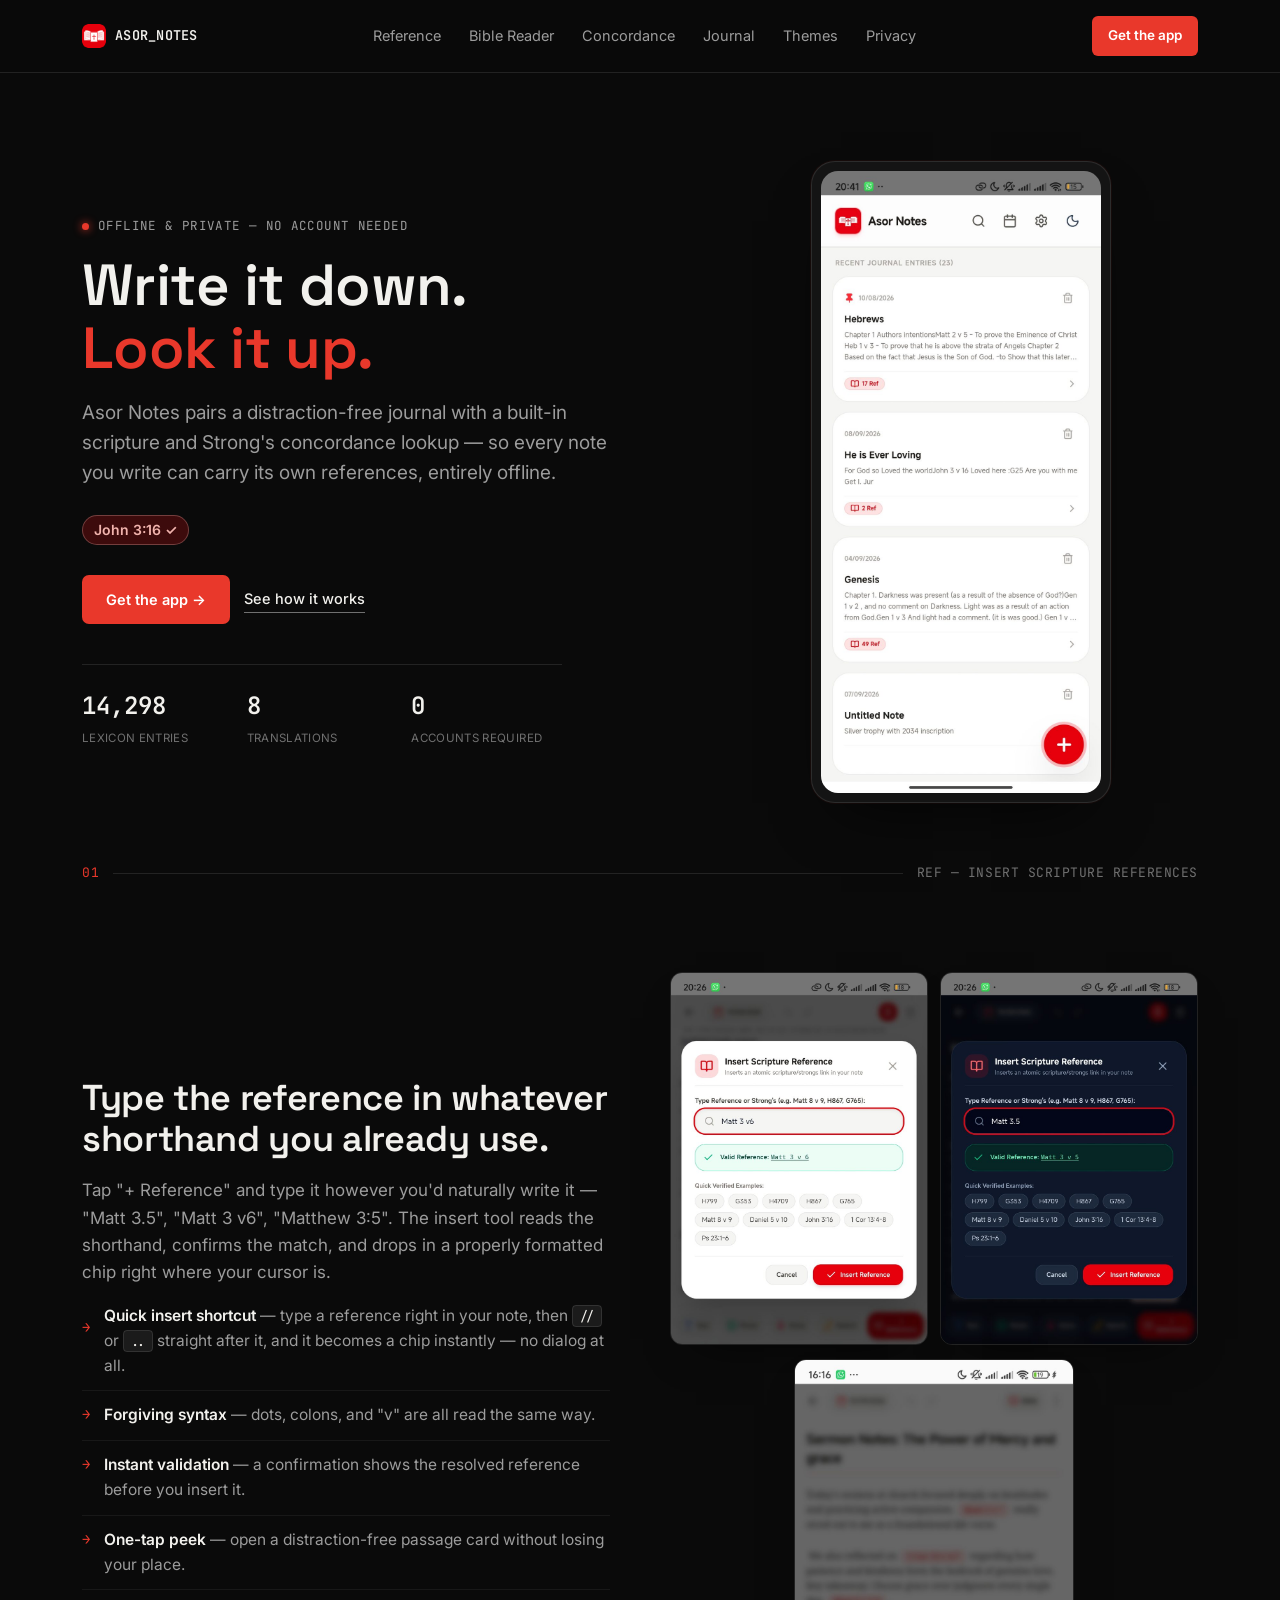
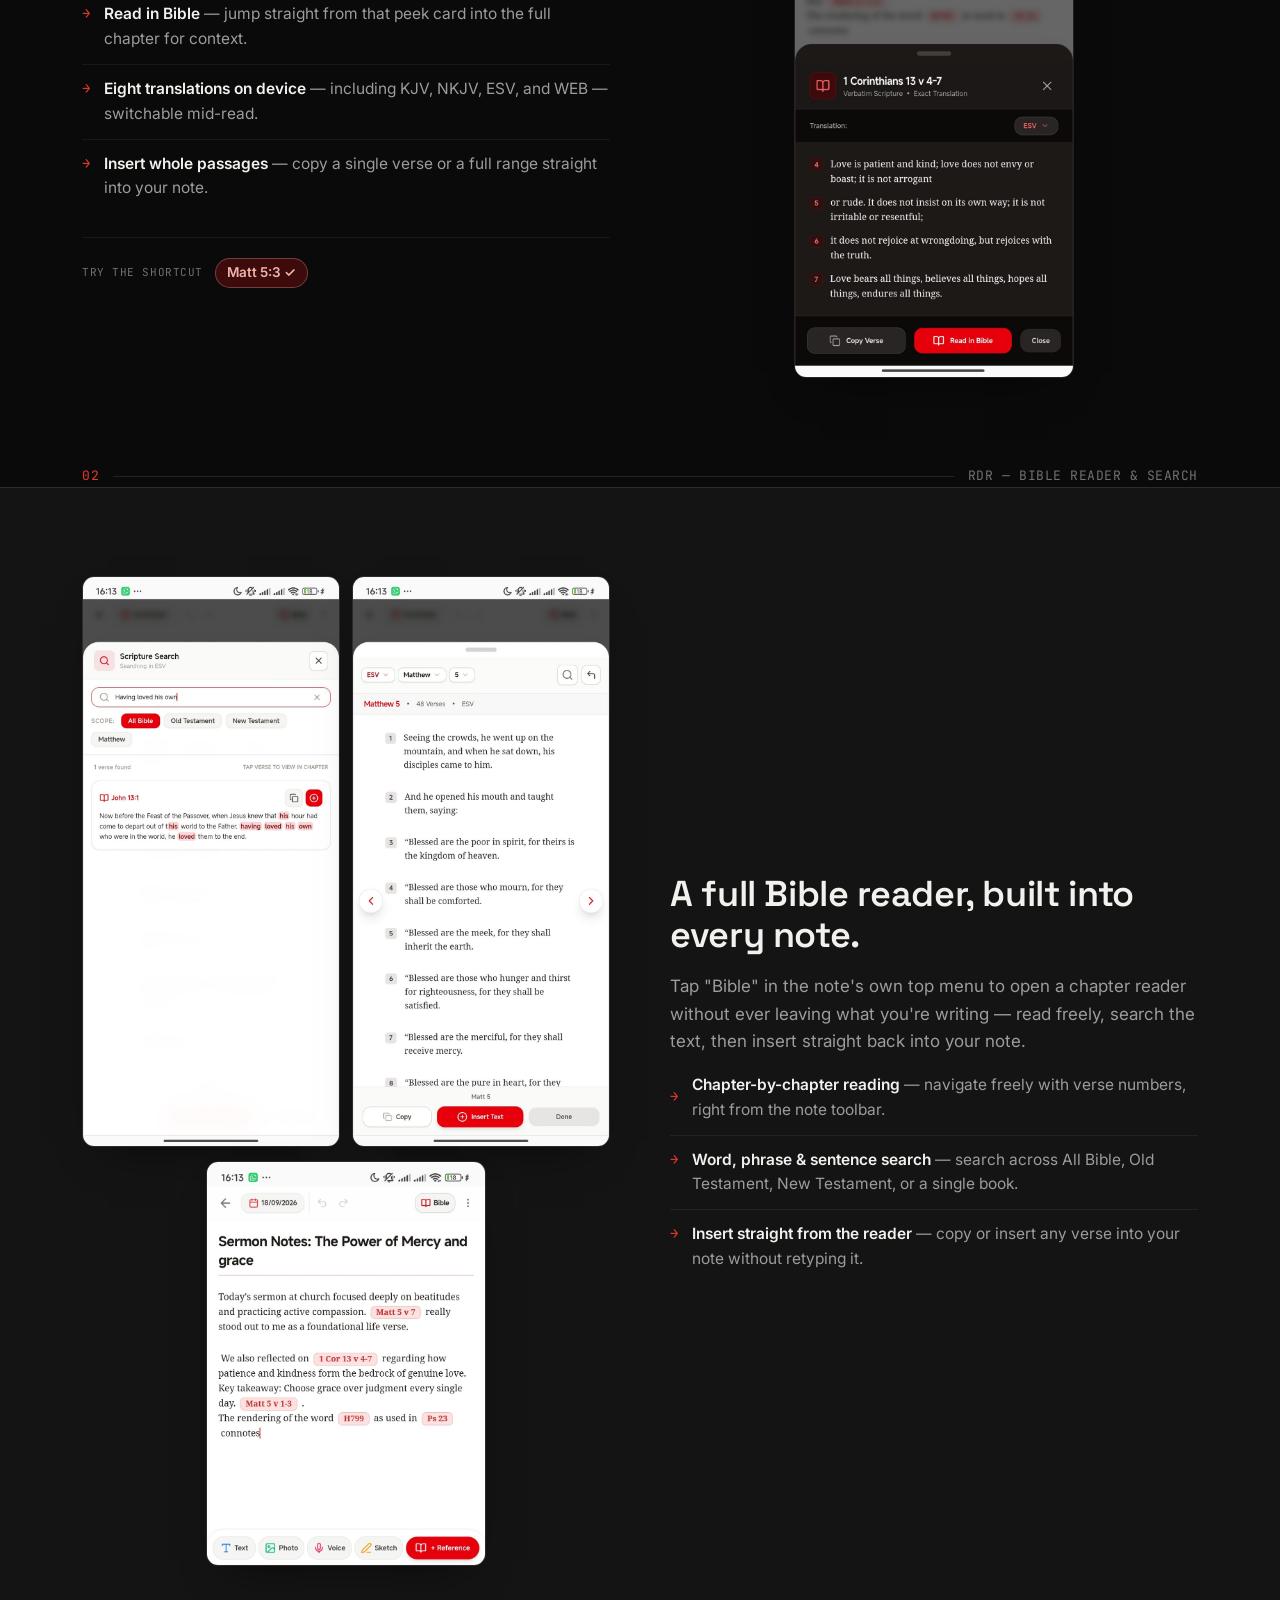
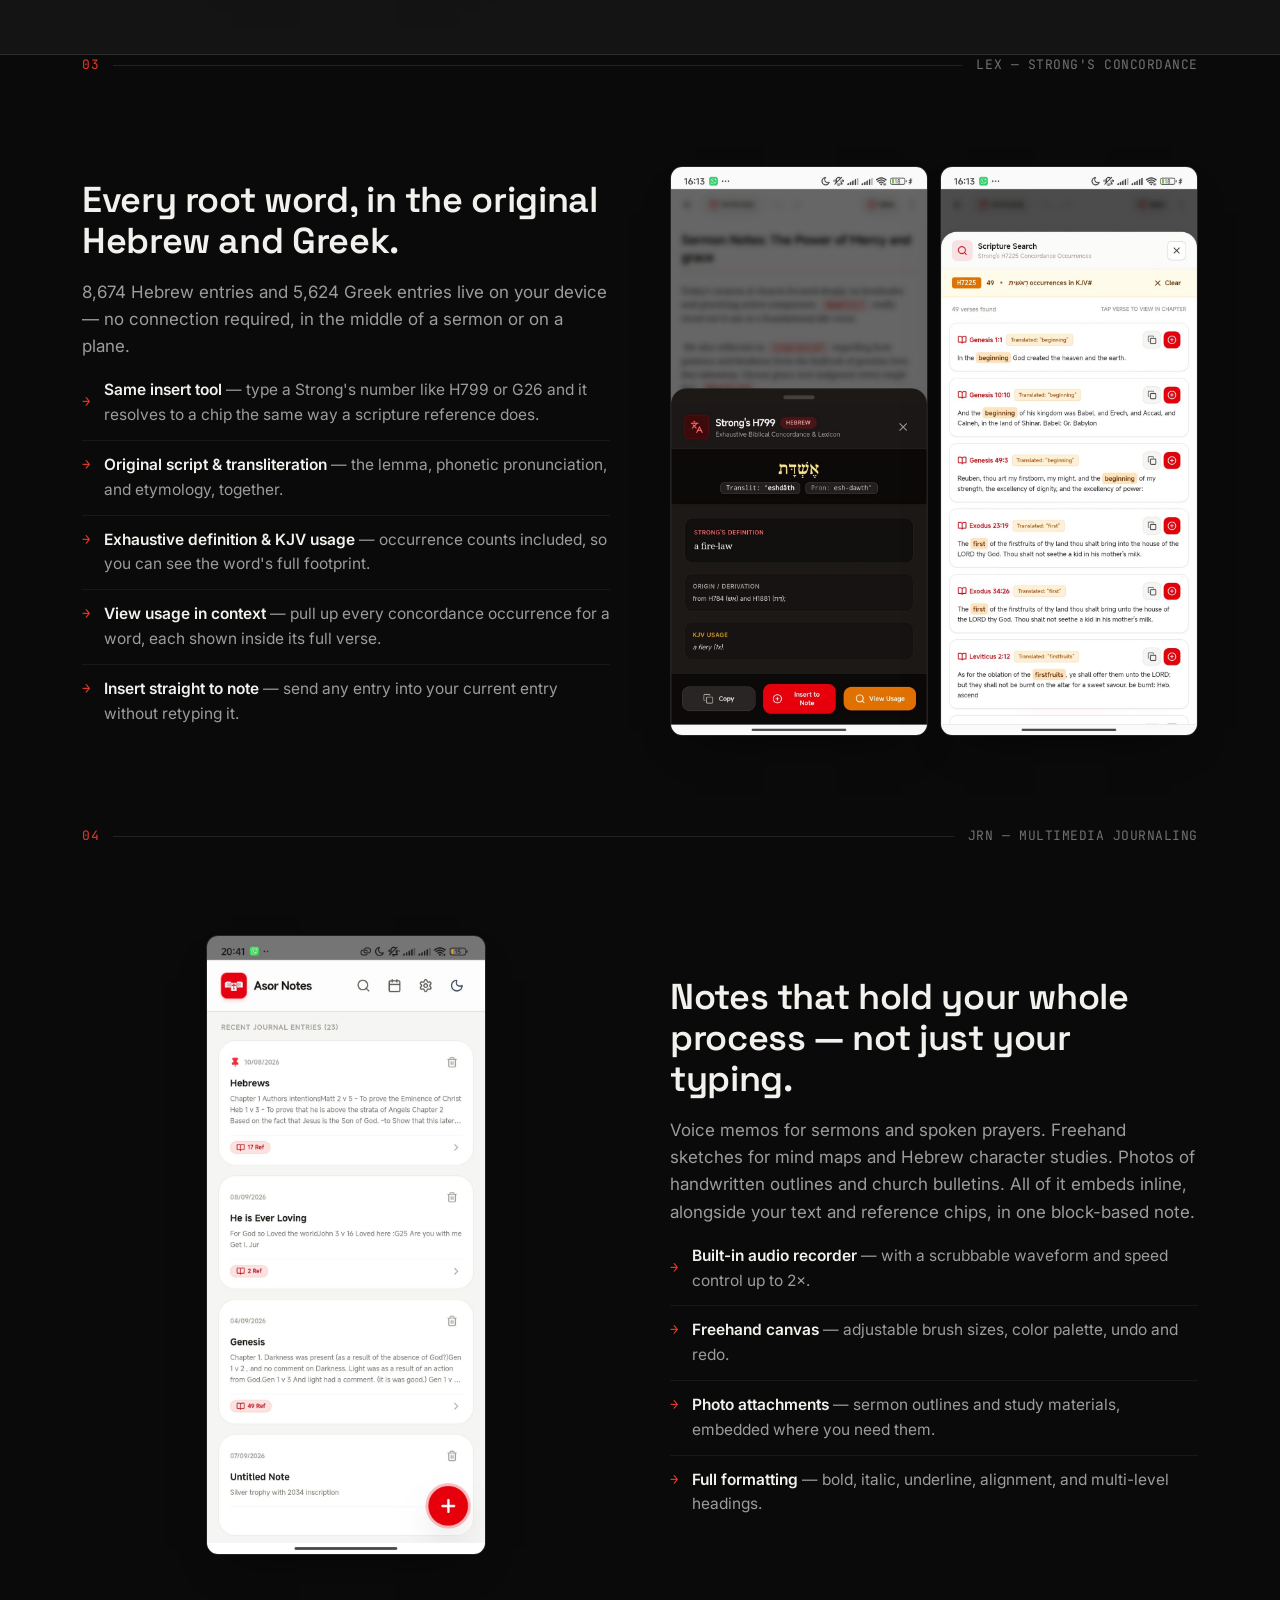
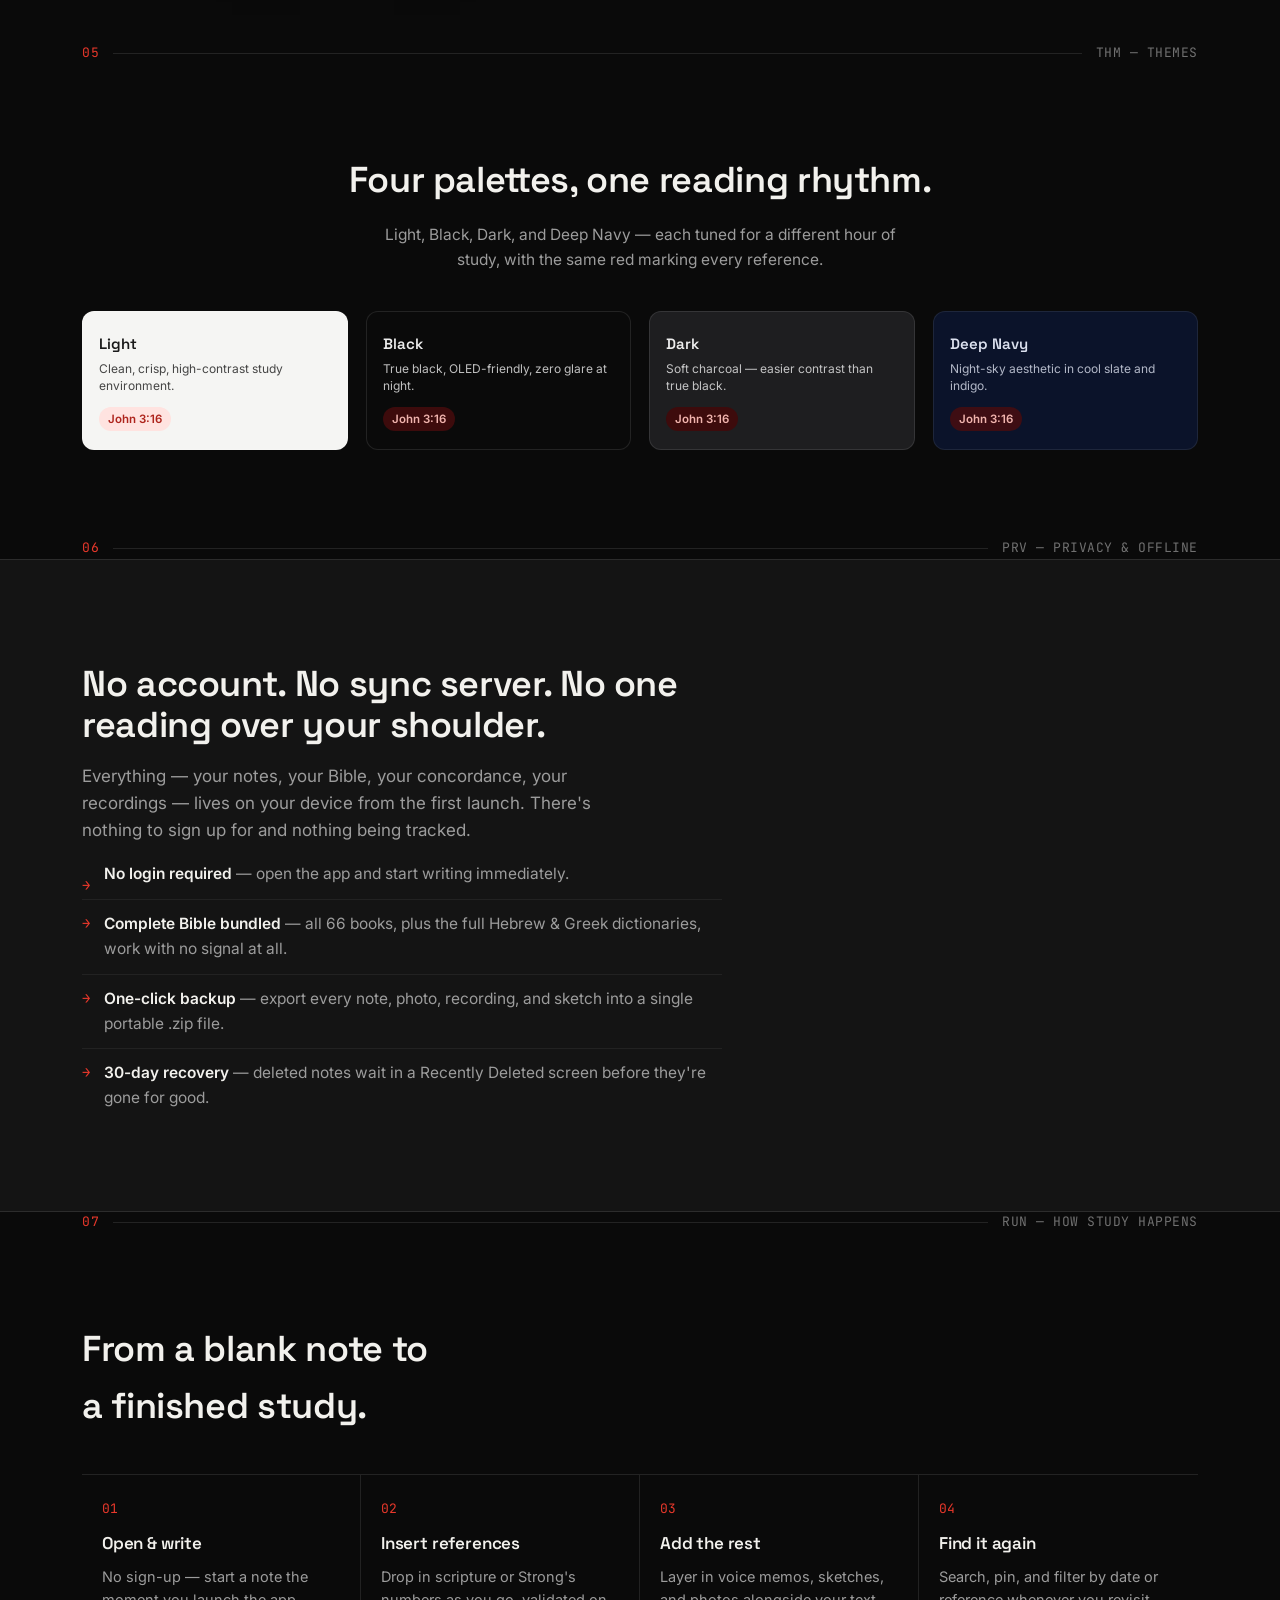
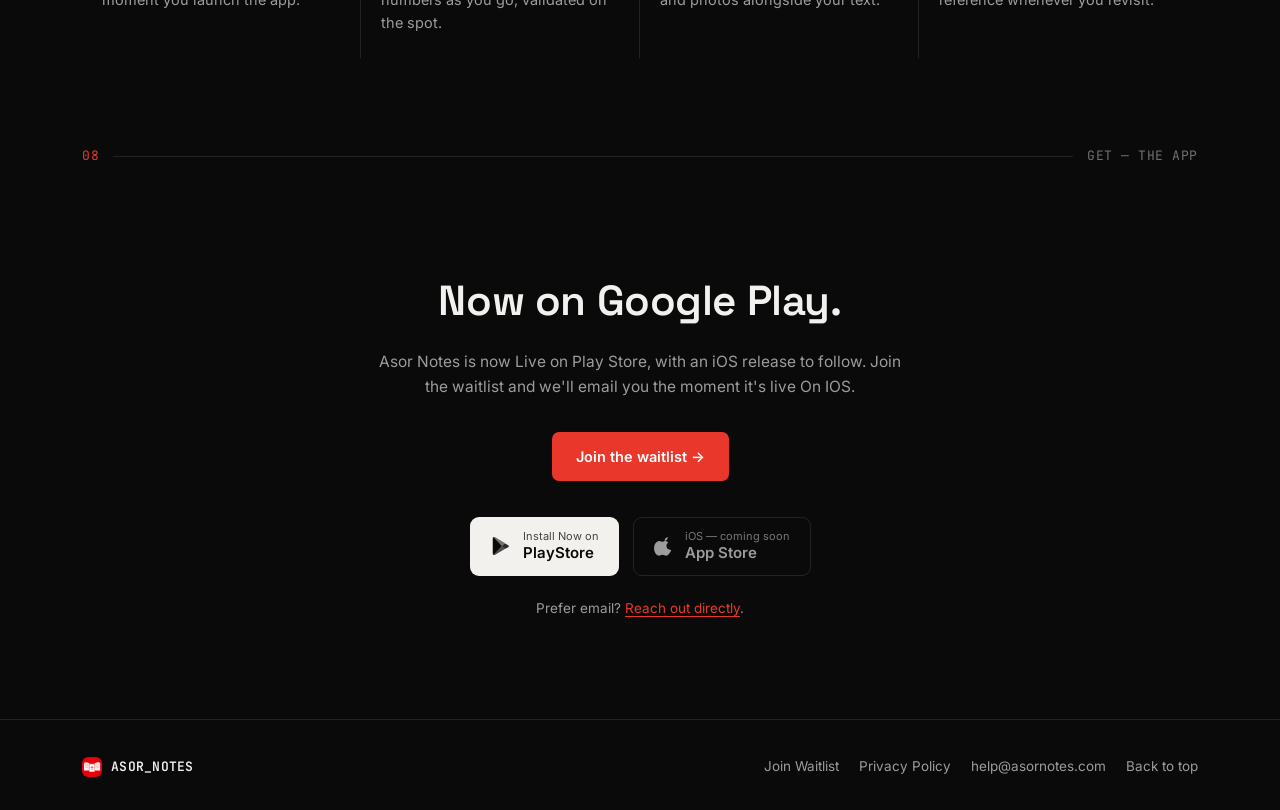
<file: index.html>
<!DOCTYPE html>
<html lang="en">
<head>
<meta charset="UTF-8">
<meta name="viewport" content="width=device-width, initial-scale=1.0">
<title>Asor Notes — A Bible journal built for deep study</title>
<meta name="description" content="Asor Notes is an offline Bible journal with a built-in scripture and Strong's concordance lookup, and rich multimedia notes — 100% private, no account required.">
<link rel="icon" href="assets/logo.png">
<link rel="preconnect" href="https://fonts.googleapis.com">
<link rel="preconnect" href="https://fonts.gstatic.com" crossorigin>
<link href="https://fonts.googleapis.com/css2?family=Space+Grotesk:wght@500;600;700&family=Inter:wght@400;500;600&family=JetBrains+Mono:wght@500;600&display=swap" rel="stylesheet">
<link rel="stylesheet" href="styles.css">
</head>
<body>

<header class="site">
  <div class="nav">
    <a href="#top" class="brand"><img class="mark" src="assets/logo.png" alt="Asor Notes logo">ASOR_NOTES</a>
    <nav class="links">
      <a href="#scripture">Reference</a>
      <a href="#reader">Bible Reader</a>
      <a href="#lexicon">Concordance</a>
      <a href="#journal">Journal</a>
      <a href="#themes">Themes</a>
      <a href="#privacy">Privacy</a>
    </nav>
    <a class="nav-cta" href="#install">Get the app</a>
  </div>
</header>

<main id="top">

  <section class="hero">
    <div class="wrap">
      <div>
        <span class="status-line"><span class="dot"></span>offline &amp; private — no account needed</span>
        <h1>Write it down.<br><span class="accent">Look it up.</span></h1>
        <p class="lede">Asor Notes pairs a distraction-free journal with a built-in scripture and Strong's concordance lookup — so every note you write can carry its own references, entirely offline.</p>

        <div class="hero-detect" id="detectDemo" aria-hidden="true"></div>

        <div class="cta-row">
          <a class="btn-primary" href="#install">Get the app →</a>
          <a class="btn-ghost" href="#scripture">See how it works</a>
        </div>

        <div class="stat-row">
          <div class="stat"><div class="num">14,298</div><div class="lbl">Lexicon entries</div></div>
          <div class="stat"><div class="num">8</div><div class="lbl">Translations</div></div>
          <div class="stat"><div class="num">0</div><div class="lbl">Accounts required</div></div>
        </div>
      </div>
      <div class="hero-shot">
        <div class="phone">
          <img src="assets/home-notes-list.jpg" alt="Asor Notes journal list showing pinned entries on Hebrews, He is Ever Loving, and Genesis, each tagged with reference counts">
        </div>
      </div>
    </div>
  </section>

  <div class="timecode"><span class="tc-num">01</span><span class="tc-line"></span><span class="tc-label">REF — insert scripture references</span></div>

  <section class="feature" id="scripture">
    <div class="wrap">
      <div class="copy">
        <div class="head">
          <h2>Type the reference in whatever shorthand you already use.</h2>
          <p>Tap "+ Reference" and type it however you'd naturally write it — "Matt 3.5", "Matt 3 v6", "Matthew 3:5". The insert tool reads the shorthand, confirms the match, and drops in a properly formatted chip right where your cursor is.</p>
          <ul>
            <li><b>Quick insert shortcut</b> — type a reference right in your note, then <code class="kbd">//</code> or <code class="kbd">..</code> straight after it, and it becomes a chip instantly — no dialog at all.</li>
            <li><b>Forgiving syntax</b> — dots, colons, and "v" are all read the same way.</li>
            <li><b>Instant validation</b> — a confirmation shows the resolved reference before you insert it.</li>
            <li><b>One-tap peek</b> — open a distraction-free passage card without losing your place.</li>
            <li><b>Read in Bible</b> — jump straight from that peek card into the full chapter for context.</li>
            <li><b>Eight translations on device</b> — including KJV, NKJV, ESV, and WEB — switchable mid-read.</li>
            <li><b>Insert whole passages</b> — copy a single verse or a full range straight into your note.</li>
          </ul>

          <div class="shortcut-demo" id="shortcutDemo" aria-hidden="true">
            <span class="sd-label">Try the shortcut</span>
            <span class="sd-line" id="shortcutLine"></span>
          </div>
        </div>
      </div>
      <div class="media">
        <div class="shot-pair">
          <div class="shot-card"><img src="assets/scripture-ref-light.jpg" alt="Insert scripture reference dialog validating Matt 3 v6 in light mode"></div>
          <div class="shot-card"><img src="assets/scripture-ref-dark.jpg" alt="Insert scripture reference dialog validating Matt 3.5 in dark mode"></div>
        </div>
        <div class="shot-single" style="margin-top:14px;">
          <div class="shot-card">
            <img src="assets/scripture-peek-read-in-bible.jpg" alt="Scripture peek card for 1 Corinthians 13 v 4-7 in ESV with Copy Verse and Read in Bible buttons">
          </div>
        </div>
      </div>
    </div>
  </section>

  <div class="timecode"><span class="tc-num">02</span><span class="tc-line"></span><span class="tc-label">RDR — Bible reader &amp; search</span></div>

  <section class="feature reverse band" id="reader">
    <div class="wrap">
      <div class="copy">
        <div class="head">
          <h2>A full Bible reader, built into every note.</h2>
          <p>Tap "Bible" in the note's own top menu to open a chapter reader without ever leaving what you're writing — read freely, search the text, then insert straight back into your note.</p>
          <ul>
            <li><b>Chapter-by-chapter reading</b> — navigate freely with verse numbers, right from the note toolbar.</li>
            <li><b>Word, phrase &amp; sentence search</b> — search across All Bible, Old Testament, New Testament, or a single book.</li>
            <li><b>Insert straight from the reader</b> — copy or insert any verse into your note without retyping it.</li>
          </ul>
        </div>
      </div>
      <div class="media">
        <div class="shot-pair">
          <div class="shot-card"><img src="assets/bible-search-phrase.jpg" alt="Scripture search for the phrase Having loved his own, with All Bible, Old Testament, New Testament and book scope filters, returning John 13:1"></div>
          <div class="shot-card"><img src="assets/bible-reader-matthew5.jpg" alt="Full chapter Bible reader open to Matthew 5 in ESV with Insert Text, Copy and Done buttons"></div>
        </div>
        <div class="shot-single" style="margin-top:14px;">
          <div class="shot-card">
            <img src="assets/note-editor-bible-button.jpg" alt="Note editor top menu showing the Bible button that opens the in-app reader">
          </div>
        </div>
      </div>
    </div>
  </section>

  <div class="timecode"><span class="tc-num">03</span><span class="tc-line"></span><span class="tc-label">LEX — Strong's concordance</span></div>

  <section class="feature" id="lexicon">
    <div class="wrap">
      <div class="copy">
        <div class="head">
          <h2>Every root word, in the original Hebrew and Greek.</h2>
          <p>8,674 Hebrew entries and 5,624 Greek entries live on your device — no connection required, in the middle of a sermon or on a plane.</p>
          <ul>
            <li><b>Same insert tool</b> — type a Strong's number like H799 or G26 and it resolves to a chip the same way a scripture reference does.</li>
            <li><b>Original script &amp; transliteration</b> — the lemma, phonetic pronunciation, and etymology, together.</li>
            <li><b>Exhaustive definition &amp; KJV usage</b> — occurrence counts included, so you can see the word's full footprint.</li>
            <li><b>View usage in context</b> — pull up every concordance occurrence for a word, each shown inside its full verse.</li>
            <li><b>Insert straight to note</b> — send any entry into your current entry without retyping it.</li>
          </ul>
        </div>
      </div>
      <div class="media">
        <div class="shot-pair">
          <div class="shot-card"><img src="assets/lexicon-view-usage-h799.jpg" alt="Strong's H799 lexicon card with Copy, Insert to Note, and View Usage buttons"></div>
          <div class="shot-card"><img src="assets/concordance-occurrences-context.jpg" alt="Strong's H7225 concordance occurrences shown in context across 49 verses, each tagged with its translated word"></div>
        </div>
      </div>
    </div>
  </section>

  <div class="timecode"><span class="tc-num">04</span><span class="tc-line"></span><span class="tc-label">JRN — multimedia journaling</span></div>

  <section class="feature reverse" id="journal">
    <div class="wrap">
      <div class="copy">
        <div class="head">
          <h2>Notes that hold your whole process — not just your typing.</h2>
          <p>Voice memos for sermons and spoken prayers. Freehand sketches for mind maps and Hebrew character studies. Photos of handwritten outlines and church bulletins. All of it embeds inline, alongside your text and reference chips, in one block-based note.</p>
          <ul>
            <li><b>Built-in audio recorder</b> — with a scrubbable waveform and speed control up to 2×.</li>
            <li><b>Freehand canvas</b> — adjustable brush sizes, color palette, undo and redo.</li>
            <li><b>Photo attachments</b> — sermon outlines and study materials, embedded where you need them.</li>
            <li><b>Full formatting</b> — bold, italic, underline, alignment, and multi-level headings.</li>
          </ul>
        </div>
      </div>
      <div class="media">
        <div class="shot-single">
          <div class="shot-card">
            <img src="assets/home-notes-list.jpg" alt="Journal entries list showing pinned Hebrews study with 17 references and Genesis study with 49 references">
          </div>
        </div>
      </div>
    </div>
  </section>

  <div class="timecode"><span class="tc-num">05</span><span class="tc-line"></span><span class="tc-label">THM — themes</span></div>

  <section class="themes" id="themes">
    <div class="wrap">
      <h2>Four palettes, one reading rhythm.</h2>
      <p class="lede">Light, Black, Dark, and Deep Navy — each tuned for a different hour of study, with the same red marking every reference.</p>
      <div class="swatch-grid">
        <div class="swatch light">
          <div class="name">Light</div>
          <div class="sample">Clean, crisp, high-contrast study environment.</div>
          <span class="chip-demo">John 3:16</span>
        </div>
        <div class="swatch black">
          <div class="name">Black</div>
          <div class="sample">True black, OLED-friendly, zero glare at night.</div>
          <span class="chip-demo">John 3:16</span>
        </div>
        <div class="swatch dark">
          <div class="name">Dark</div>
          <div class="sample">Soft charcoal — easier contrast than true black.</div>
          <span class="chip-demo">John 3:16</span>
        </div>
        <div class="swatch navyth">
          <div class="name">Deep Navy</div>
          <div class="sample">Night-sky aesthetic in cool slate and indigo.</div>
          <span class="chip-demo">John 3:16</span>
        </div>
      </div>
    </div>
  </section>

  <div class="timecode"><span class="tc-num">06</span><span class="tc-line"></span><span class="tc-label">PRV — privacy &amp; offline</span></div>

  <section class="feature band solo" id="privacy">
    <div class="wrap">
      <div class="copy">
        <div class="head">
          <h2>No account. No sync server. No one reading over your shoulder.</h2>
          <p>Everything — your notes, your Bible, your concordance, your recordings — lives on your device from the first launch. There's nothing to sign up for and nothing being tracked.</p>
          <ul>
            <li><b>No login required</b> — open the app and start writing immediately.</li>
            <li><b>Complete Bible bundled</b> — all 66 books, plus the full Hebrew &amp; Greek dictionaries, work with no signal at all.</li>
            <li><b>One-click backup</b> — export every note, photo, recording, and sketch into a single portable .zip file.</li>
            <li><b>30-day recovery</b> — deleted notes wait in a Recently Deleted screen before they're gone for good.</li>
          </ul>
        </div>
      </div>
    </div>
  </section>

  <div class="timecode"><span class="tc-num">07</span><span class="tc-line"></span><span class="tc-label">RUN — how study happens</span></div>

  <section class="process">
    <div class="wrap">
      <h2 style="font-size:clamp(24px,4.4vw,36px); max-width:16ch;">From a blank note to a finished study.</h2>
      <div class="process-grid">
        <div class="p-step">
          <div class="idx">01</div>
          <h3>Open &amp; write</h3>
          <p>No sign-up — start a note the moment you launch the app.</p>
        </div>
        <div class="p-step">
          <div class="idx">02</div>
          <h3>Insert references</h3>
          <p>Drop in scripture or Strong's numbers as you go, validated on the spot.</p>
        </div>
        <div class="p-step">
          <div class="idx">03</div>
          <h3>Add the rest</h3>
          <p>Layer in voice memos, sketches, and photos alongside your text.</p>
        </div>
        <div class="p-step">
          <div class="idx">04</div>
          <h3>Find it again</h3>
          <p>Search, pin, and filter by date or reference whenever you revisit.</p>
        </div>
      </div>
    </div>
  </section>

  <div class="timecode"><span class="tc-num">08</span><span class="tc-line"></span><span class="tc-label">GET — the app</span></div>

  <section class="install" id="install">
    <div class="wrap">
      <h2>Now on Google Play.</h2>
      <p>Asor Notes is now Live on Play Store, with an iOS release to follow. Join the waitlist and we'll email you the moment it's live On IOS.</p>

      <div class="cta-row" style="justify-content:center; margin-top:32px;">
        <a class="btn-primary" href="waitlist.html">Join the waitlist →</a>
      </div>

      <div class="store-row">
        <!-- TODO: replace "#" with the live Play Store listing URL once published -->
        <a class="btn-store" href="https://play.google.com/store/apps/details?id=com.asornotes.app&pcampaignid=web_share" id="playStoreBtn">
          <svg viewBox="0 0 24 24" width="22" height="22" aria-hidden="true"><path fill="currentColor" d="M3.6 2.4c-.4.4-.6.9-.6 1.5v16.2c0 .6.2 1.1.6 1.5l.1.1L13 12.3v-.2L3.7 2.3l-.1.1z"></path><path fill="currentColor" d="M16.1 15.4l-3.1-3.1v-.2l3.1-3.1 3.7 2.1c1.1.6 1.1 1.6 0 2.2l-3.7 2.1z" opacity=".85"></path><path fill="currentColor" d="M16.1 15.4L13 12.3 3.7 21.6c.4.4 1 .4 1.6.1l10.8-6.3z" opacity=".7"></path><path fill="currentColor" d="M16.1 8.6L5.3 2.3c-.6-.3-1.2-.3-1.6.1L13 12.3l3.1-3.7z" opacity=".55"></path></svg>
          <span><small>Install Now on</small>PlayStore</span>
        </a>
        <span class="btn-store soon" aria-disabled="true">
          <svg viewBox="0 0 24 24" width="20" height="20" aria-hidden="true"><path fill="currentColor" d="M16.5 1.5c.1 1.1-.3 2.1-1 2.9-.7.8-1.8 1.5-2.9 1.4-.1-1.1.4-2.2 1-2.9.8-.8 2-1.4 2.9-1.4zM20.7 17c-.6 1.3-.9 1.9-1.7 3-1.1 1.6-2.6 3.6-4.5 3.6-1.7 0-2.1-1.1-4.4-1.1-2.3 0-2.7 1.1-4.4 1.1-1.9 0-3.3-1.8-4.4-3.4C-.8 16.2-.4 9.6 3.6 7c1-.7 2-.9 2.9-.9 1.3 0 2.4.9 3.2.9.8 0 2-1.1 3.6-1 .6 0 2.5.3 3.7 2-.1.1-2.2 1.3-2.1 3.9 0 3 2.6 4.1 2.8 4.1z"></path></svg>
          <span><small>iOS — coming soon</small>App Store</span>
        </span>
      </div>
      <p class="soon-note">Prefer email? <a href="mailto:help@asornotes.com?subject=Notify%20me%20-%20Asor%20Notes">Reach out directly</a>.</p>
    </div>
  </section>

</main>

<footer>
  <div class="wrap">
    <a href="#top" class="brand"><img class="mark" style="width:20px;height:20px;" src="assets/logo.png" alt="Asor Notes logo">ASOR_NOTES</a>
    <div class="foot-links">
      <a class="link" href="waitlist.html">Join Waitlist</a>
      <a class="link" href="privacy.html">Privacy Policy</a>
      <a class="link" href="mailto:help@asornotes.com">help@asornotes.com</a>
      <a class="link" href="#top">Back to top</a>
    </div>
  </div>
</footer>

<script>
  (function(){
    var el = document.getElementById('detectDemo');
    if(!el) return;
    var reduce = window.matchMedia('(prefers-reduced-motion: reduce)').matches;

    el.innerHTML = '<span class="plain">In your note, type "John 3.16//"...</span>' +
                    '<span class="chip" id="chipReveal">John 3:16 ✓</span>';

    if(reduce){
      document.querySelector('.plain').classList.add('gone');
      document.getElementById('chipReveal').classList.add('on');
      return;
    }
    setTimeout(function(){
      var plain = el.querySelector('.plain');
      var chip = document.getElementById('chipReveal');
      plain.classList.add('gone');
      chip.classList.add('on');
    }, 1400);
  })();

  // Loops through the "//" and ".." quick-insert shortcut, so people can
  // see the whole typed-reference-to-chip motion without trying it themselves.
  (function(){
    var line = document.getElementById('shortcutLine');
    if(!line) return;
    var reduce = window.matchMedia('(prefers-reduced-motion: reduce)').matches;

    var examples = [
      { typed: 'Matt 5.3', trigger: '//', result: 'Matt 5:3 ✓' },
      { typed: 'Rom 8.28', trigger: '..', result: 'Rom 8:28 ✓' }
    ];

    if(reduce){
      line.innerHTML = '<span class="sd-chip on">' + examples[0].result + '</span>';
      return;
    }

    var i = 0;
    function run(){
      var ex = examples[i % examples.length];
      line.innerHTML = '<span class="sd-plain" id="sdPlain">' + ex.typed + '</span>' +
                        '<span class="sd-chip" id="sdChip">' + ex.result + '</span>';
      var plain = document.getElementById('sdPlain');
      var chip = document.getElementById('sdChip');

      setTimeout(function(){ if(plain) plain.textContent = ex.typed + ex.trigger; }, 700);
      setTimeout(function(){
        if(plain) plain.classList.add('gone');
        if(chip) chip.classList.add('on');
      }, 1500);

      i++;
      setTimeout(run, 3600);
    }
    run();
  })();
</script>

</body>
</html>
</file>
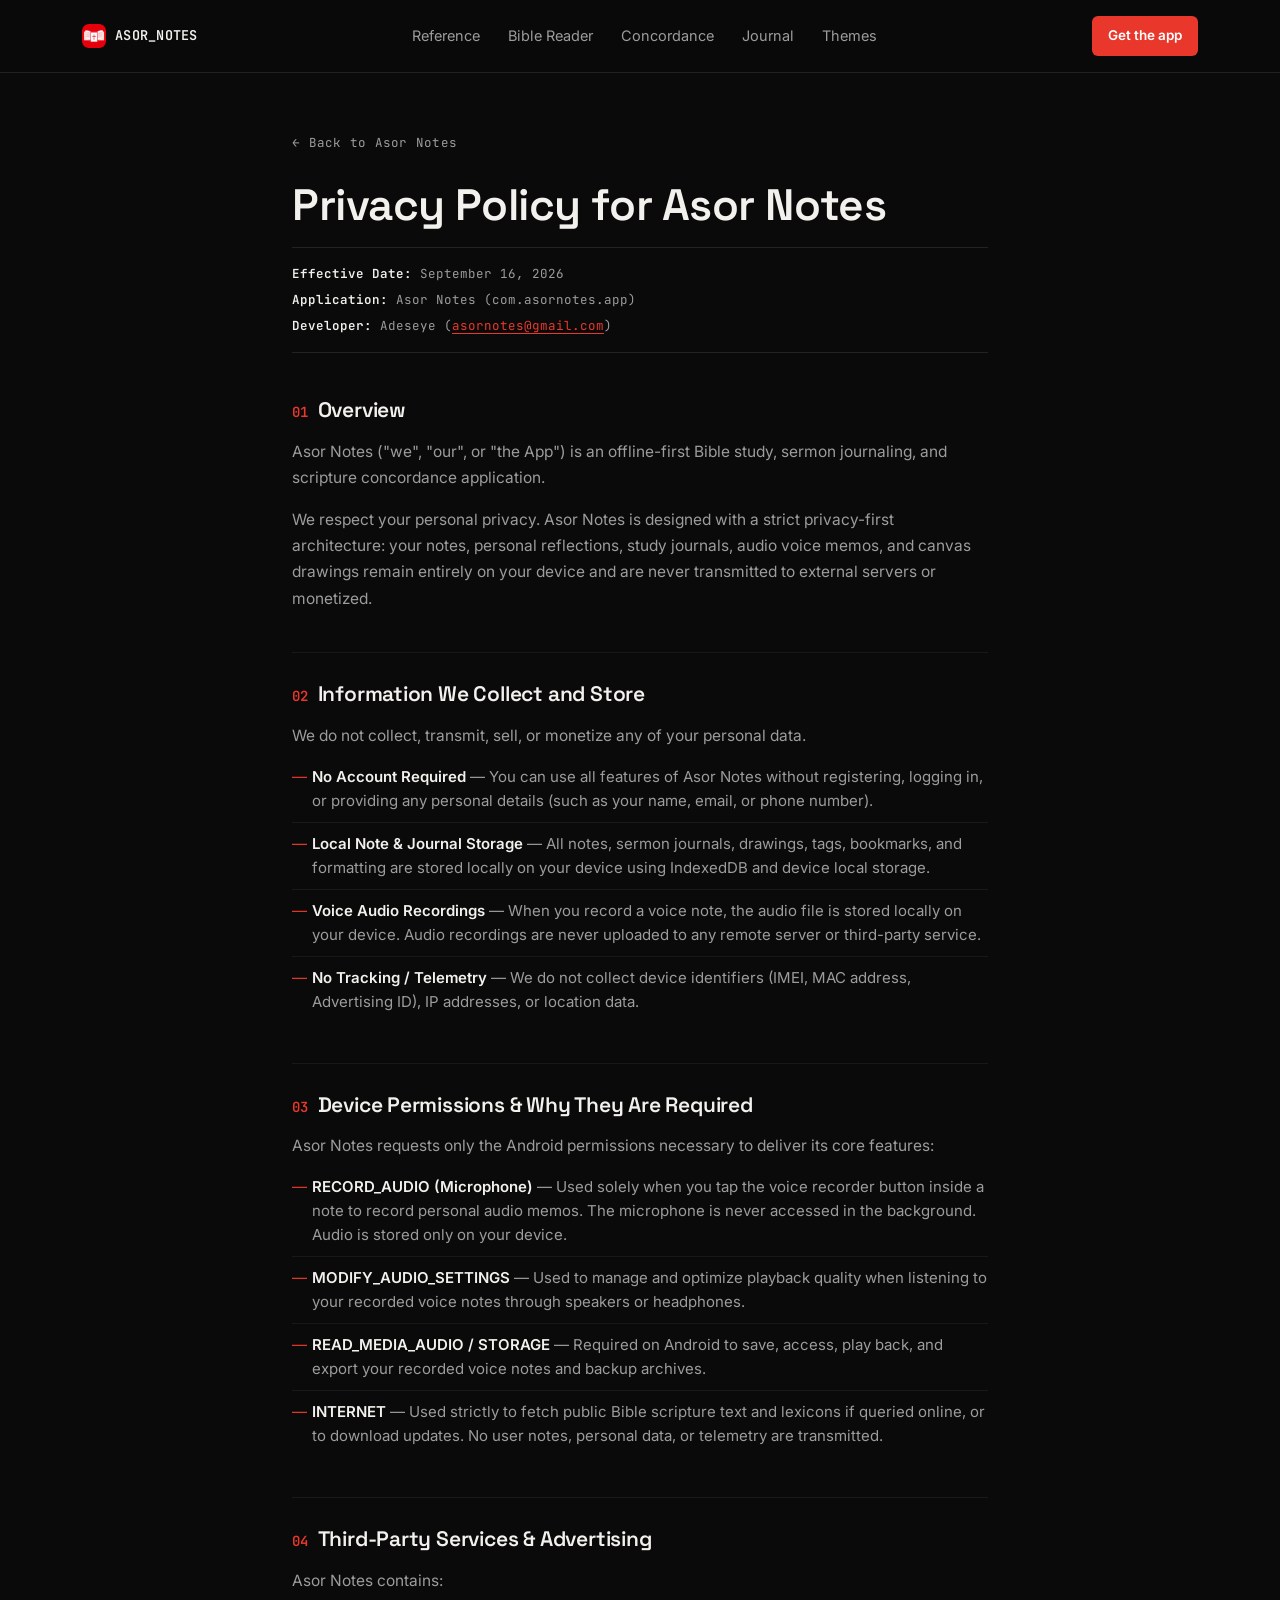
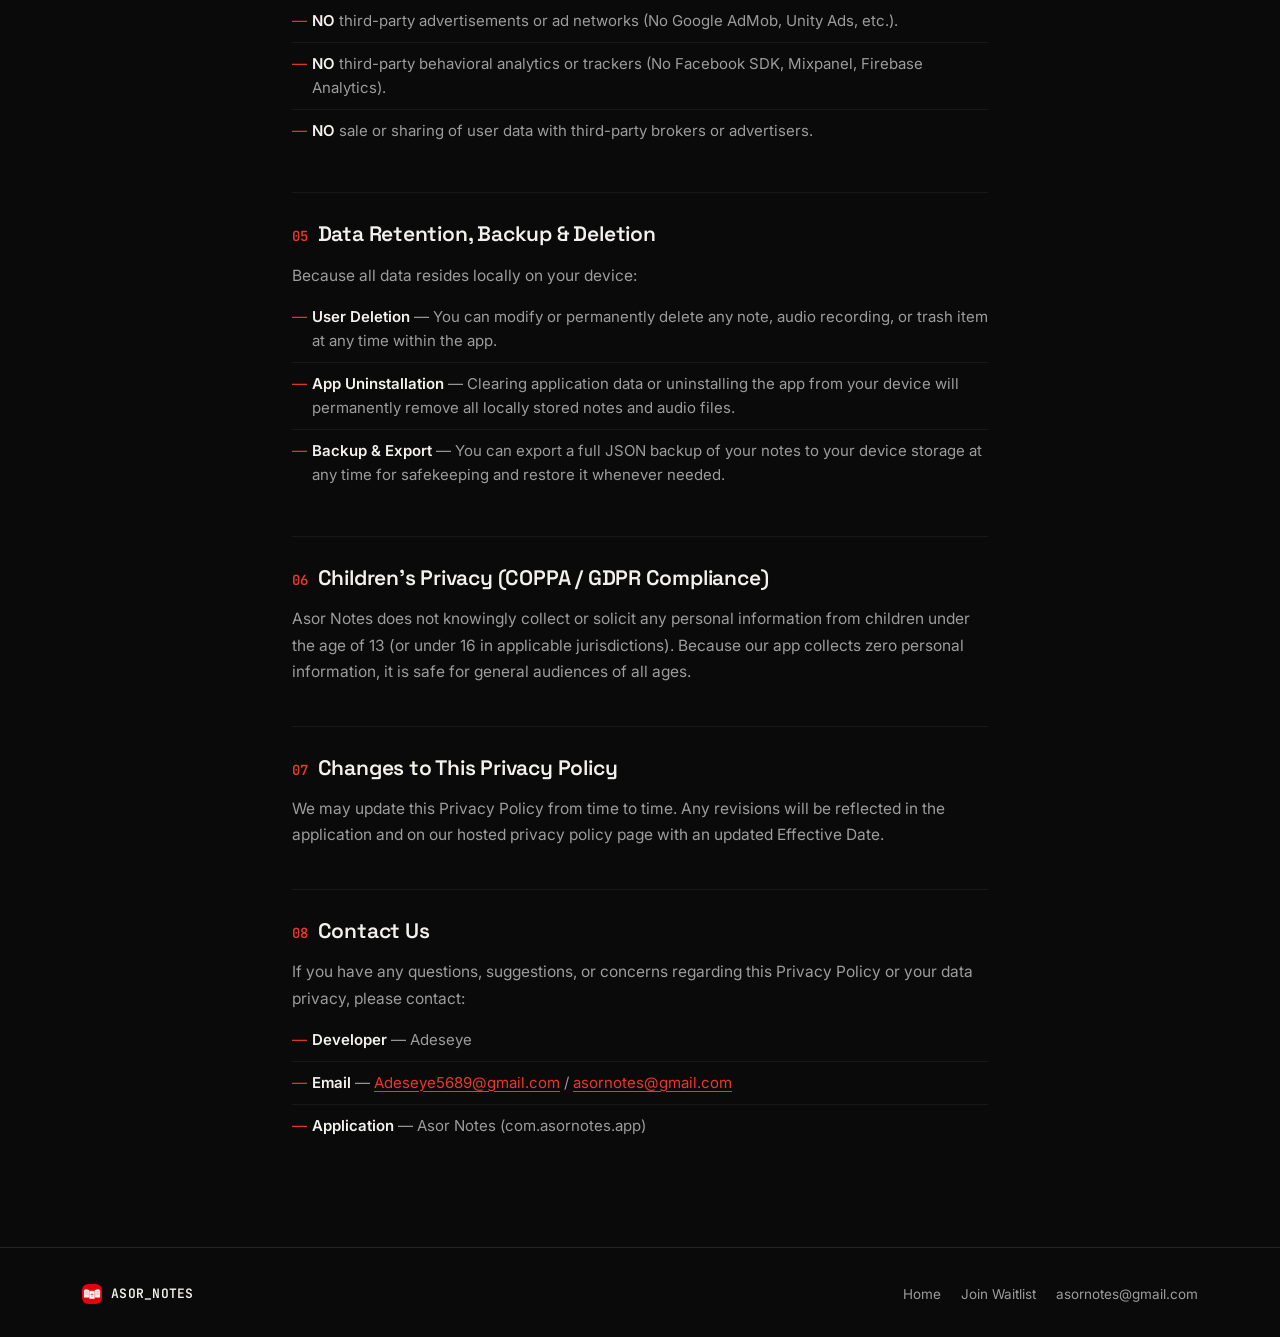
<file: privacy.html>
<!DOCTYPE html>
<html lang="en">
<head>
<meta charset="UTF-8">
<meta name="viewport" content="width=device-width, initial-scale=1.0">
<title>Privacy Policy — Asor Notes</title>
<meta name="description" content="Privacy Policy for Asor Notes — an offline-first Bible study, sermon journaling, and scripture concordance app that collects zero personal data.">
<link rel="icon" href="assets/logo.png">
<link rel="preconnect" href="https://fonts.googleapis.com">
<link rel="preconnect" href="https://fonts.gstatic.com" crossorigin>
<link href="https://fonts.googleapis.com/css2?family=Space+Grotesk:wght@500;600;700&family=Inter:wght@400;500;600&family=JetBrains+Mono:wght@500;600&display=swap" rel="stylesheet">
<link rel="stylesheet" href="styles.css">
</head>
<body>

<header class="site">
  <div class="nav">
    <a href="index.html" class="brand"><img class="mark" src="assets/logo.png" alt="Asor Notes logo">ASOR_NOTES</a>
    <nav class="links">
      <a href="index.html#scripture">Reference</a>
      <a href="index.html#reader">Bible Reader</a>
      <a href="index.html#lexicon">Concordance</a>
      <a href="index.html#journal">Journal</a>
      <a href="index.html#themes">Themes</a>
    </nav>
    <a class="nav-cta" href="index.html#install">Get the app</a>
  </div>
</header>

<main>
  <section class="legal">
    <div class="wrap">
      <a class="back-link" href="index.html">← Back to Asor Notes</a>

      <h1>Privacy Policy for Asor Notes</h1>

      <div class="meta">
        <div><strong>Effective Date:</strong> September 16, 2026</div>
        <div><strong>Application:</strong> Asor Notes (com.asornotes.app)</div>
        <div><strong>Developer:</strong> Adeseye (<a class="inline" href="mailto:asornotes@gmail.com">asornotes@gmail.com</a>)</div>
      </div>

      <section class="clause">
        <h2><span class="n">01</span> Overview</h2>
        <p>Asor Notes ("we", "our", or "the App") is an offline-first Bible study, sermon journaling, and scripture concordance application.</p>
        <p>We respect your personal privacy. Asor Notes is designed with a strict privacy-first architecture: your notes, personal reflections, study journals, audio voice memos, and canvas drawings remain entirely on your device and are never transmitted to external servers or monetized.</p>
      </section>

      <section class="clause">
        <h2><span class="n">02</span> Information We Collect and Store</h2>
        <p>We do not collect, transmit, sell, or monetize any of your personal data.</p>
        <ul>
          <li><b>No Account Required</b> — You can use all features of Asor Notes without registering, logging in, or providing any personal details (such as your name, email, or phone number).</li>
          <li><b>Local Note &amp; Journal Storage</b> — All notes, sermon journals, drawings, tags, bookmarks, and formatting are stored locally on your device using IndexedDB and device local storage.</li>
          <li><b>Voice Audio Recordings</b> — When you record a voice note, the audio file is stored locally on your device. Audio recordings are never uploaded to any remote server or third-party service.</li>
          <li><b>No Tracking / Telemetry</b> — We do not collect device identifiers (IMEI, MAC address, Advertising ID), IP addresses, or location data.</li>
        </ul>
      </section>

      <section class="clause">
        <h2><span class="n">03</span> Device Permissions &amp; Why They Are Required</h2>
        <p>Asor Notes requests only the Android permissions necessary to deliver its core features:</p>
        <ul>
          <li><b>RECORD_AUDIO (Microphone)</b> — Used solely when you tap the voice recorder button inside a note to record personal audio memos. The microphone is never accessed in the background. Audio is stored only on your device.</li>
          <li><b>MODIFY_AUDIO_SETTINGS</b> — Used to manage and optimize playback quality when listening to your recorded voice notes through speakers or headphones.</li>
          <li><b>READ_MEDIA_AUDIO / STORAGE</b> — Required on Android to save, access, play back, and export your recorded voice notes and backup archives.</li>
          <li><b>INTERNET</b> — Used strictly to fetch public Bible scripture text and lexicons if queried online, or to download updates. No user notes, personal data, or telemetry are transmitted.</li>
        </ul>
      </section>

      <section class="clause">
        <h2><span class="n">04</span> Third-Party Services &amp; Advertising</h2>
        <p>Asor Notes contains:</p>
        <ul>
          <li><b>NO</b> third-party advertisements or ad networks (No Google AdMob, Unity Ads, etc.).</li>
          <li><b>NO</b> third-party behavioral analytics or trackers (No Facebook SDK, Mixpanel, Firebase Analytics).</li>
          <li><b>NO</b> sale or sharing of user data with third-party brokers or advertisers.</li>
        </ul>
      </section>

      <section class="clause">
        <h2><span class="n">05</span> Data Retention, Backup &amp; Deletion</h2>
        <p>Because all data resides locally on your device:</p>
        <ul>
          <li><b>User Deletion</b> — You can modify or permanently delete any note, audio recording, or trash item at any time within the app.</li>
          <li><b>App Uninstallation</b> — Clearing application data or uninstalling the app from your device will permanently remove all locally stored notes and audio files.</li>
          <li><b>Backup &amp; Export</b> — You can export a full JSON backup of your notes to your device storage at any time for safekeeping and restore it whenever needed.</li>
        </ul>
      </section>

      <section class="clause">
        <h2><span class="n">06</span> Children's Privacy (COPPA / GDPR Compliance)</h2>
        <p>Asor Notes does not knowingly collect or solicit any personal information from children under the age of 13 (or under 16 in applicable jurisdictions). Because our app collects zero personal information, it is safe for general audiences of all ages.</p>
      </section>

      <section class="clause">
        <h2><span class="n">07</span> Changes to This Privacy Policy</h2>
        <p>We may update this Privacy Policy from time to time. Any revisions will be reflected in the application and on our hosted privacy policy page with an updated Effective Date.</p>
      </section>

      <section class="clause">
        <h2><span class="n">08</span> Contact Us</h2>
        <p>If you have any questions, suggestions, or concerns regarding this Privacy Policy or your data privacy, please contact:</p>
        <ul>
          <li><b>Developer</b> — Adeseye</li>
          <li><b>Email</b> — <a class="inline" href="mailto:Adeseye5689@gmail.com">Adeseye5689@gmail.com</a> / <a class="inline" href="mailto:asornotes@gmail.com">asornotes@gmail.com</a></li>
          <li><b>Application</b> — Asor Notes (com.asornotes.app)</li>
        </ul>
      </section>

    </div>
  </section>
</main>

<footer>
  <div class="wrap">
    <a href="index.html" class="brand"><img class="mark" style="width:20px;height:20px;" src="assets/logo.png" alt="Asor Notes logo">ASOR_NOTES</a>
    <div class="foot-links">
      <a class="link" href="index.html">Home</a>
      <a class="link" href="waitlist.html">Join Waitlist</a>
      <a class="link" href="mailto:asornotes@gmail.com">asornotes@gmail.com</a>
    </div>
  </div>
</footer>

</body>
</html>
</file>
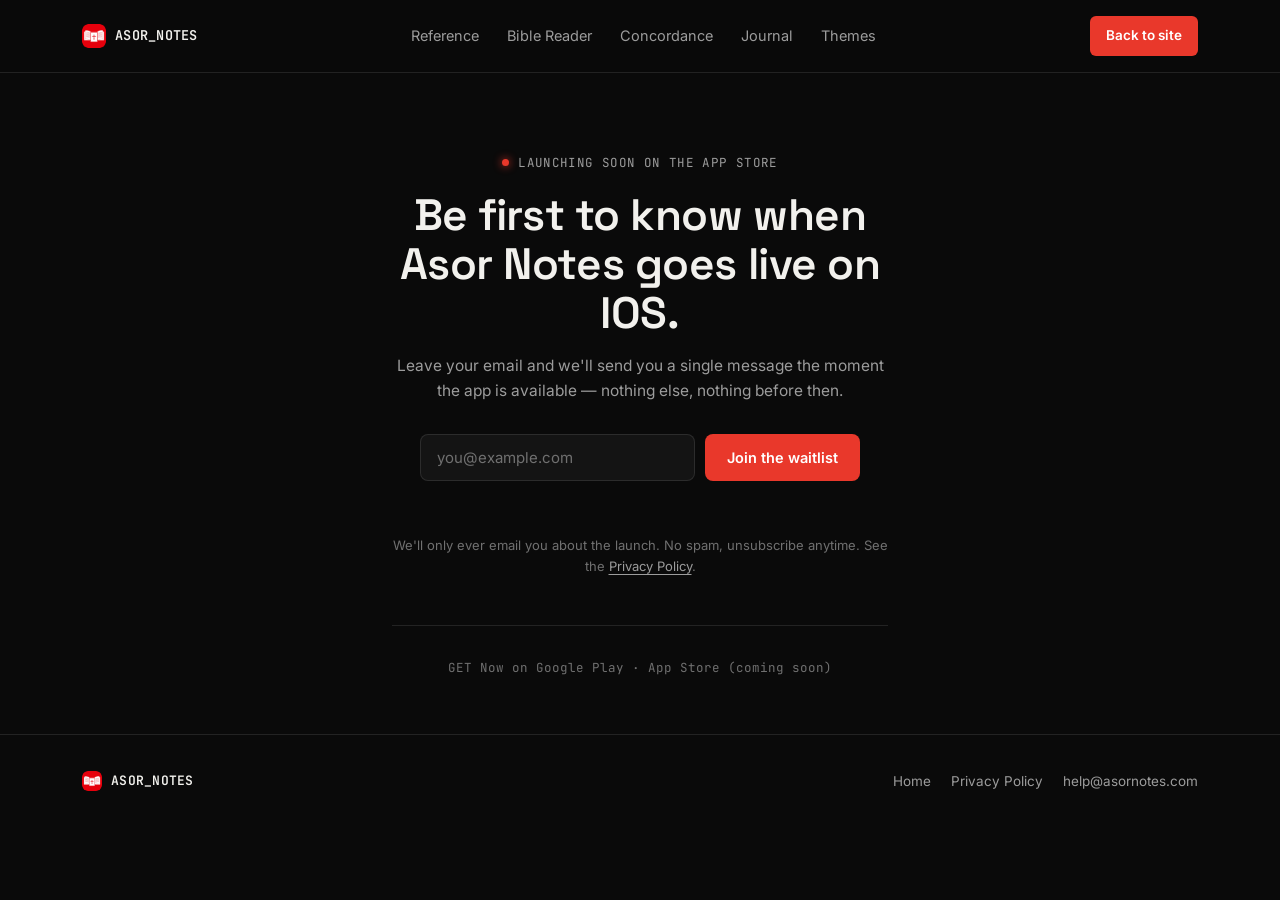
<file: waitlist.html>
<!DOCTYPE html>
<html lang="en">
<head>
<meta charset="UTF-8">
<meta name="viewport" content="width=device-width, initial-scale=1.0">
<title>Join the Waitlist — Asor Notes</title>
<meta name="description" content="Join the Asor Notes waitlist and get notified the moment the app is live on the App Store.">
<link rel="icon" href="assets/logo.png">
<link rel="preconnect" href="https://fonts.googleapis.com">
<link rel="preconnect" href="https://fonts.gstatic.com" crossorigin>
<link href="https://fonts.googleapis.com/css2?family=Space+Grotesk:wght@500;600;700&family=Inter:wght@400;500;600&family=JetBrains+Mono:wght@500;600&display=swap" rel="stylesheet">
<link rel="stylesheet" href="styles.css">
</head>
<body>

<header class="site">
  <div class="nav">
    <a href="index.html" class="brand"><img class="mark" src="assets/logo.png" alt="Asor Notes logo">ASOR_NOTES</a>
    <nav class="links">
      <a href="index.html#scripture">Reference</a>
      <a href="index.html#reader">Bible Reader</a>
      <a href="index.html#lexicon">Concordance</a>
      <a href="index.html#journal">Journal</a>
      <a href="index.html#themes">Themes</a>
    </nav>
    <a class="nav-cta" href="index.html">Back to site</a>
  </div>
</header>

<main>
  <section class="waitlist-hero">
    <div class="wrap">
      <span class="status-line" style="justify-content:center;"><span class="dot"></span>launching soon on the App Store</span>
      <h1>Be first to know when Asor Notes goes live on IOS.</h1>
      <p class="lede">Leave your email and we'll send you a single message the moment the app is available — nothing else, nothing before then.</p>

      <form id="waitlistForm" class="waitlist-form" action="https://api.web3forms.com/submit" method="POST">
        <input type="hidden" name="access_key" value="df03304e-772f-45a6-be2e-d5afc17850fb">

        <label for="email" class="hp-field">Email</label>
        <input type="email" id="email" name="email" placeholder="you@example.com" required autocomplete="email">

        <!-- Web3Forms honeypot spam protection -->
        <input type="checkbox" name="botcheck" class="hidden" style="display:none;">

        <button type="submit" id="waitlistBtn">Join the waitlist</button>
      </form>

      <div class="waitlist-status" id="waitlistStatus" role="status" aria-live="polite"></div>

      <p class="waitlist-note">We'll only ever email you about the launch. No spam, unsubscribe anytime. See the <a href="privacy.html">Privacy Policy</a>.</p>

      <div class="waitlist-store-note">
        GET Now on Google Play  · App Store (coming soon)
      </div>
    </div>
  </section>
</main>

<footer>
  <div class="wrap">
    <a href="index.html" class="brand"><img class="mark" style="width:20px;height:20px;" src="assets/logo.png" alt="Asor Notes logo">ASOR_NOTES</a>
    <div class="foot-links">
      <a class="link" href="index.html">Home</a>
      <a class="link" href="privacy.html">Privacy Policy</a>
      <a class="link" href="mailto:help@asornotes.com">help@asornotes.com</a>
    </div>
  </div>
</footer>

<script>
(function () {
  var form = document.getElementById('waitlistForm');
  var button = document.getElementById('waitlistBtn');
  var status = document.getElementById('waitlistStatus');

  if (!form || !button || !status) return;

  form.addEventListener('submit', async function (event) {
    event.preventDefault();

    if (button.disabled) return;

    button.disabled = true;
    button.textContent = 'Joining...';
    status.textContent = '';
    status.className = 'waitlist-status';

    try {
      var response = await fetch(form.action, {
        method: 'POST',
        body: new FormData(form),
        headers: {
          'Accept': 'application/json'
        }
      });

      var result = await response.json();

      if (response.ok && result.success) {
        form.reset();
        status.textContent = "You're on the list — we'll email you at launch.";
        status.className = 'waitlist-status ok';
      } else {
        status.textContent = "We couldn't submit your email. Please try again.";
        status.className = 'waitlist-status error';
      }
    } catch (error) {
      status.textContent = 'Connection error. Please check your internet and try again.';
      status.className = 'waitlist-status error';
    } finally {
      button.disabled = false;
      button.textContent = 'Join the waitlist';
    }
  });
})();
</script>

</body>
</html>
</file>
<file: styles.css>
:root{
    --bg:#0A0A0A;
    --surface:#141414;
    --surface-2:#1B1B1B;
    --text:#F2F1ED;
    --text-dim:#9C9C9C;
    --text-dim-2:#707070;
    --red:#E9382B;
    --red-deep:#B3241D;
    --chip-bg:#3D0B0C;
    --chip-text:#F1B4AE;
    --line: rgba(255,255,255,0.10);
    --line-soft: rgba(255,255,255,0.06);
    --max:1180px;
  }
  *{box-sizing:border-box;}
  html{scroll-behavior:smooth;}
  body{
    margin:0;
    background:var(--bg);
    color:var(--text);
    font-family:'Inter', sans-serif;
    font-size:16px;
    line-height:1.6;
    -webkit-font-smoothing:antialiased;
    overflow-x:hidden;
  }
  img{ max-width:100%; display:block; }
  ::selection{ background: var(--red); color:#fff; }
  a{ color:inherit; }
  h1,h2,h3{
    font-family:'Space Grotesk', sans-serif;
    font-weight:600;
    letter-spacing:-0.01em;
    margin:0;
    color:var(--text);
  }
  @media (prefers-reduced-motion: reduce){
    *{ animation-duration:0.01ms !important; animation-iteration-count:1 !important; transition-duration:0.01ms !important; }
  }
  :focus-visible{ outline:2px solid var(--red); outline-offset:3px; }

  .wrap{ max-width:var(--max); margin:0 auto; padding:0 20px; }
  @media (min-width:640px){ .wrap{ padding:0 32px; } }

  /* ---------- Nav ---------- */
  header.site{
    position:sticky; top:0; z-index:40;
    background:rgba(10,10,10,0.86);
    backdrop-filter: blur(8px);
    border-bottom:1px solid var(--line);
  }
  .nav{
    max-width:var(--max); margin:0 auto; padding:14px 20px;
    display:flex; align-items:center; justify-content:space-between; gap:12px;
  }
  @media (min-width:640px){ .nav{ padding:16px 32px; } }
  .brand{
    display:flex; align-items:center; gap:9px;
    font-family:'JetBrains Mono', monospace; font-weight:600; font-size:13.5px;
    letter-spacing:0.02em;
    color:var(--text); text-decoration:none; text-transform:uppercase;
  }
  .brand .mark{ width:24px; height:24px; border-radius:6px; flex-shrink:0; }
  nav.links{ display:none; gap:28px; font-family:'Inter',sans-serif; font-size:14.5px; }
  nav.links a{ text-decoration:none; color:var(--text-dim); transition:color .15s ease; }
  nav.links a:hover{ color:var(--text); }
  @media (min-width:900px){ nav.links{ display:flex; } }
  .nav-cta{
    font-size:13.5px; padding:9px 16px; border-radius:6px;
    background:var(--red); color:#fff !important;
    text-decoration:none; font-family:'Inter',sans-serif; font-weight:600;
    white-space:nowrap; flex-shrink:0;
    transition: background .15s ease;
  }
  .nav-cta:hover{ background:var(--red-deep); }

  /* ---------- Timecode section label ---------- */
  .timecode{
    display:flex; align-items:center; gap:14px;
    max-width:var(--max); margin:0 auto; padding:0 20px;
    font-family:'JetBrains Mono', monospace; font-size:12.5px;
    color:var(--text-dim-2); letter-spacing:0.04em; text-transform:uppercase;
  }
  @media (min-width:640px){ .timecode{ padding:0 32px; font-size:13px; } }
  .timecode .tc-num{ color:var(--red); flex-shrink:0; }
  .timecode .tc-line{ flex:1; height:1px; background:var(--line); }
  .timecode .tc-label{ flex-shrink:0; white-space:nowrap; overflow:hidden; text-overflow:ellipsis; }

  /* ---------- Hero ---------- */
  .hero{ padding:52px 0 44px; }
  @media (min-width:900px){ .hero{ padding:88px 0 60px; } }
  .hero .wrap{ display:grid; grid-template-columns:1fr; gap:36px; }
  @media (min-width:900px){ .hero .wrap{ grid-template-columns:1.05fr 0.85fr; gap:56px; align-items:center; } }

  .status-line{
    display:flex; align-items:center; gap:9px;
    font-family:'JetBrains Mono', monospace; font-size:12.5px; color:var(--text-dim);
    letter-spacing:0.03em; text-transform:uppercase; margin-bottom:18px;
  }
  .status-line .dot{ width:7px; height:7px; border-radius:50%; background:var(--red); flex-shrink:0; box-shadow:0 0 8px var(--red); }

  .hero h1{
    font-size:clamp(32px, 7vw, 58px);
    line-height:1.08;
  }
  .hero h1 .accent{ color:var(--red); }
  .hero p.lede{
    font-size:clamp(16px, 2vw, 19px); color:var(--text-dim); max-width:46ch; margin-top:18px;
  }

  .hero-detect{
    margin-top:26px; font-family:'JetBrains Mono', monospace; font-size:clamp(14px,2vw,16px);
    color:var(--text-dim); min-height:30px; position:relative;
  }
  .hero-detect .chip{
    display:inline-block; padding:3px 11px; border-radius:20px;
    background: var(--chip-bg); color:var(--chip-text); border:1px solid rgba(241,180,174,0.3);
    font-family:'Inter', sans-serif; font-size:14px; font-weight:600;
    opacity:0; transform: translateY(3px) scale(0.94);
    transition: opacity .5s ease, transform .5s cubic-bezier(.2,.9,.3,1.2);
  }
  .hero-detect .chip.on{ opacity:1; transform:translateY(0) scale(1); }
  .hero-detect .plain{ transition: opacity .35s ease; }
  .hero-detect .plain.gone{ opacity:0; position:absolute; }

  .cta-row{ margin-top:30px; display:flex; gap:14px; flex-wrap:wrap; align-items:center; }
  .btn-primary{
    background:var(--red); color:#fff; text-decoration:none;
    padding:13px 24px; border-radius:7px; font-family:'Inter',sans-serif; font-weight:600; font-size:14.5px;
    display:inline-block; transition: background .15s ease, transform .15s ease;
  }
  .btn-primary:hover{ background:var(--red-deep); transform: translateY(-1px); }
  .btn-ghost{
    color:var(--text); text-decoration:none; font-family:'Inter',sans-serif; font-weight:500; font-size:14.5px;
    border-bottom:1px solid var(--text-dim-2); padding-bottom:2px;
  }
  .btn-ghost:hover{ color:var(--red); border-color:var(--red); }

  .stat-row{
    margin-top:40px; display:grid; grid-template-columns:repeat(3,1fr); gap:14px;
    border-top:1px solid var(--line); padding-top:22px; max-width:480px;
  }
  .stat-row .stat .num{ font-family:'JetBrains Mono',monospace; font-size:clamp(18px,3.5vw,24px); color:var(--text); font-weight:600; }
  .stat-row .stat .lbl{ font-size:11.5px; color:var(--text-dim-2); text-transform:uppercase; letter-spacing:0.03em; margin-top:3px; }

  .hero-shot{ display:flex; justify-content:center; }
  .phone{
    width:min(300px, 78vw);
    border-radius:24px;
    background:var(--surface);
    border:1px solid var(--line);
    padding:9px;
    box-shadow: 0 30px 60px -30px rgba(0,0,0,0.8), 0 0 0 1px rgba(233,56,43,0.06);
  }
  .phone img{ border-radius:17px; }

  /* ---------- Feature sections ---------- */
  section.feature{ padding:52px 0; }
  @media (min-width:900px){ section.feature{ padding:88px 0; } }
  section.feature .wrap{ display:grid; grid-template-columns:1fr; gap:30px; }
  @media (min-width:900px){ section.feature .wrap{ grid-template-columns:1fr 1fr; gap:60px; align-items:center; } }
  .feature .wrap > .copy{ order:1; }
  .feature .wrap > .media{ order:2; }
  @media (min-width:900px){
    section.feature.reverse .wrap > .copy{ order:2; }
    section.feature.reverse .wrap > .media{ order:1; }
  }
  @media (min-width:900px){ section.feature.solo .wrap{ grid-template-columns:1fr; } }
  section.feature.solo .copy .head{ max-width:640px; }

  .feature .head{ margin-top:16px; }
  .feature h2{ font-size:clamp(24px, 4.4vw, 36px); line-height:1.14; margin-bottom:14px; }
  .feature p{ color:var(--text-dim); font-size:clamp(15px,1.8vw,17px); max-width:48ch; }
  .feature ul{ margin:18px 0 0; padding:0; list-style:none; }
  .feature ul li{
    padding:12px 0 12px 22px; position:relative; color:var(--text-dim); font-size:15.5px;
    border-top:1px solid var(--line-soft);
  }
  .feature ul li:first-child{ border-top:none; padding-top:0; }
  .feature ul li::before{
    content:"→"; position:absolute; left:0; top:12px; color:var(--red); font-family:'JetBrains Mono',monospace; font-size:14px;
  }
  .feature ul li b{ color:var(--text); font-weight:600; }

  .shot-pair{ display:grid; grid-template-columns:1fr 1fr; gap:12px; }
  .shot-card{
    border-radius:12px; overflow:hidden;
    border:1px solid var(--line);
    box-shadow: 0 20px 44px -26px rgba(0,0,0,0.7);
  }
  .shot-single{ display:flex; justify-content:center; }
  .shot-single .shot-card{ max-width:280px; width:100%; }

  /* ---------- Alt surface band ---------- */
  section.band{ background:var(--surface); border-top:1px solid var(--line); border-bottom:1px solid var(--line); }

  /* ---------- Themes ---------- */
  section.themes{ padding:52px 0; text-align:center; }
  @media (min-width:900px){ section.themes{ padding:88px 0; } }
  section.themes h2{ font-size:clamp(24px,4.4vw,36px); }
  section.themes p.lede{ color:var(--text-dim); max-width:52ch; margin:14px auto 0; font-size:15.5px; }
  .swatch-grid{ margin-top:38px; display:grid; grid-template-columns:repeat(2,1fr); gap:14px; }
  @media (min-width:640px){ .swatch-grid{ grid-template-columns:repeat(4,1fr); gap:18px; } }
  .swatch{
    border-radius:12px; padding:20px 16px 18px; text-align:left;
    border:1px solid rgba(255,255,255,0.08);
  }
  .swatch .name{ font-family:'Space Grotesk',sans-serif; font-weight:600; font-size:15px; margin-bottom:5px; }
  .swatch .sample{ font-size:12px; opacity:0.8; line-height:1.4; }
  .swatch .chip-demo{
    display:inline-block; margin-top:12px; font-size:11.5px; padding:3px 9px; border-radius:14px;
    font-family:'Inter',sans-serif; font-weight:600;
  }
  .swatch.light{ background:#F5F5F3; color:#1A1A1A; }
  .swatch.light .chip-demo{ background:#FFE3E0; color:#AE241C; }
  .swatch.black{ background:#0A0A0A; color:#EDEDED; border-color:rgba(255,255,255,0.1); }
  .swatch.black .chip-demo{ background:#3D0B0C; color:#F1B4AE; }
  .swatch.dark{ background:#1E1E20; color:#EDEDED; border-color:rgba(255,255,255,0.1); }
  .swatch.dark .chip-demo{ background:#3D0B0C; color:#F1B4AE; }
  .swatch.navyth{ background:#0B132A; color:#DCE1EF; }
  .swatch.navyth .chip-demo{ background:#3E0D13; color:#F1B4AE; }

  /* ---------- Process ---------- */
  section.process{ padding:52px 0; }
  @media (min-width:900px){ section.process{ padding:88px 0; } }
  .process-grid{
    margin-top:38px; display:grid; grid-template-columns:1fr; gap:0;
    border-top:1px solid var(--line);
  }
  @media (min-width:700px){ .process-grid{ grid-template-columns:repeat(4,1fr); gap:0; } }
  .p-step{
    padding:22px 18px 22px 0; border-bottom:1px solid var(--line);
  }
  @media (min-width:700px){
    .p-step{ border-right:1px solid var(--line); border-bottom:none; padding:24px 20px; }
    .p-step:last-child{ border-right:none; }
  }
  .p-step .idx{ font-family:'JetBrains Mono',monospace; color:var(--red); font-size:13px; }
  .p-step h3{ font-size:17px; margin:10px 0 8px; }
  .p-step p{ color:var(--text-dim); font-size:14.5px; margin:0; }

  /* ---------- Install / GET ---------- */
  section.install{ padding:60px 0; text-align:center; }
  @media (min-width:900px){ section.install{ padding:100px 0; } }
  .install h2{ font-size:clamp(26px,5vw,42px); max-width:20ch; margin:0 auto; }
  .install p{ color:var(--text-dim); max-width:54ch; margin:16px auto 0; font-size:15.5px; }
  .store-row{ margin:36px auto 0; display:flex; gap:14px; justify-content:center; flex-wrap:wrap; }
  .btn-store{
    display:flex; align-items:center; gap:11px;
    padding:12px 20px; border-radius:9px;
    font-family:'Inter',sans-serif; text-decoration:none;
    background:var(--text); color:var(--bg);
    transition: background .15s ease, transform .15s ease;
  }
  a.btn-store:hover{ background:var(--red); color:#fff; transform: translateY(-1px); }
  .btn-store span{ display:flex; flex-direction:column; line-height:1.25; text-align:left; font-size:15px; font-weight:600; }
  .btn-store small{ font-size:11px; font-weight:400; opacity:0.75; text-transform:none; }
  .btn-store.soon{ background:transparent; color:var(--text-dim); border:1px solid var(--line); cursor:default; }
  .soon-note{ margin-top:22px !important; font-family:'Inter',sans-serif; font-size:13.5px !important; }
  .soon-note a{ color:var(--red); text-decoration:underline; text-underline-offset:3px; }

  /* ---------- Footer ---------- */
  footer{ padding:36px 0 32px; font-family:'Inter',sans-serif; font-size:13.5px; color:var(--text-dim); border-top:1px solid var(--line); }
  footer .wrap{ display:flex; justify-content:space-between; align-items:center; flex-wrap:wrap; gap:14px; }
  footer .brand{ font-size:13px; }
  footer .foot-links{ display:flex; gap:20px; }
  footer a.link{ color:var(--text-dim); text-decoration:none; }
  footer a.link:hover{ color:var(--red); }

/* ---------- Legal / Privacy Policy page ---------- */
.legal{ padding:44px 0 80px; }
@media (min-width:900px){ .legal{ padding:56px 0 100px; } }
.legal .wrap{ max-width:760px; }
.back-link{
  display:inline-flex; align-items:center; gap:8px;
  font-family:'JetBrains Mono', monospace; font-size:12.5px; color:var(--text-dim);
  text-decoration:none; margin-bottom:28px; letter-spacing:0.02em;
}
.back-link:hover{ color:var(--red); }
.legal h1{ font-size:clamp(28px, 6vw, 44px); line-height:1.1; margin-bottom:18px; }
.legal .meta{
  font-family:'JetBrains Mono', monospace; font-size:12.5px; color:var(--text-dim);
  border-top:1px solid var(--line); border-bottom:1px solid var(--line);
  padding:16px 0; margin-bottom:40px; display:grid; gap:6px;
}
.legal .meta strong{ color:var(--text); font-weight:600; }
.legal section.clause{ margin-top:40px; }
.legal section.clause:first-of-type{ margin-top:0; }
.legal h2{
  font-size:clamp(18px,2.6vw,21px); display:flex; align-items:baseline; gap:10px;
  border-top:1px solid var(--line-soft); padding-top:24px;
}
.legal section.clause:first-of-type h2{ border-top:none; padding-top:0; }
.legal h2 .n{ font-family:'JetBrains Mono', monospace; color:var(--red); font-size:14px; flex-shrink:0; }
.legal p{ color:var(--text-dim); font-size:15.5px; margin-top:12px; line-height:1.7; }
.legal ul{ margin:14px 0 0; padding:0; list-style:none; }
.legal ul li{
  padding:9px 0 9px 20px; position:relative; color:var(--text-dim); font-size:15px;
  border-top:1px solid var(--line-soft);
}
.legal ul li:first-child{ border-top:none; padding-top:0; }
.legal ul li::before{ content:"—"; position:absolute; left:0; color:var(--red); }
.legal ul li b{ color:var(--text); font-weight:600; }
.legal a.inline{ color:var(--red); text-decoration:underline; text-underline-offset:3px; }

/* ---------- Waitlist page ---------- */
.waitlist-hero{ padding:56px 0 40px; text-align:center; }
@media (min-width:900px){ .waitlist-hero{ padding:80px 0 56px; } }
.waitlist-hero .wrap{ max-width:560px; }
.waitlist-hero h1{ font-size:clamp(28px, 6vw, 44px); line-height:1.12; }
.waitlist-hero p.lede{ color:var(--text-dim); font-size:15.5px; margin-top:16px; }

.waitlist-form{
  display:flex; gap:10px; max-width:440px; margin:30px auto 0; flex-wrap:wrap; justify-content:center;
}
.waitlist-form input[type="email"]{
  flex:1 1 230px; padding:13px 16px; border-radius:8px; border:1px solid var(--line);
  background:var(--surface); color:var(--text); font-family:'Inter',sans-serif; font-size:15px;
}
.waitlist-form input[type="email"]::placeholder{ color:var(--text-dim-2); }
.waitlist-form input[type="email"]:focus{ outline:2px solid var(--red); outline-offset:2px; border-color:var(--red); }
.waitlist-form button{
  background:var(--red); color:#fff; border:none; padding:13px 22px; border-radius:8px;
  font-family:'Inter',sans-serif; font-weight:600; font-size:14.5px; cursor:pointer;
  transition: background .15s ease;
}
.waitlist-form button:hover{ background:var(--red-deep); }
.waitlist-form button:disabled{ opacity:0.6; cursor:default; }
.hp-field{ position:absolute; left:-9999px; width:1px; height:1px; overflow:hidden; }

.waitlist-status{
  margin-top:18px; font-family:'JetBrains Mono', monospace; font-size:13.5px; min-height:18px;
}
.waitlist-status.ok{ color:#8FD99B; }
.waitlist-status.err{ color:#F0958B; }

.waitlist-note{ margin-top:18px; font-size:13px; color:var(--text-dim-2); }
.waitlist-note a{ color:var(--text-dim); text-decoration:underline; text-underline-offset:3px; }

.waitlist-store-note{
  margin-top:48px; padding-top:32px; border-top:1px solid var(--line);
  font-family:'JetBrains Mono', monospace; font-size:12.5px; color:var(--text-dim-2);
}

/* ---------- Inline keyboard-shortcut label ---------- */
code.kbd{
  font-family:'JetBrains Mono', monospace; background:var(--surface-2); border:1px solid var(--line);
  padding:1px 6px; border-radius:4px; font-size:0.86em; color:var(--text);
}

/* ---------- Quick-insert shortcut demo ---------- */
.shortcut-demo{
  margin-top:24px; padding-top:20px; border-top:1px solid var(--line-soft);
  display:flex; align-items:center; gap:12px; flex-wrap:wrap;
}
.shortcut-demo .sd-label{
  font-family:'JetBrains Mono', monospace; font-size:11px; text-transform:uppercase;
  letter-spacing:0.05em; color:var(--text-dim-2); flex-shrink:0;
}
.shortcut-demo .sd-line{
  position:relative; min-height:26px; display:inline-flex; align-items:center;
  font-family:'JetBrains Mono', monospace; font-size:14.5px; color:var(--text-dim);
}
.shortcut-demo .sd-chip{
  display:inline-block; padding:3px 11px; border-radius:20px;
  background:var(--chip-bg); color:var(--chip-text); border:1px solid rgba(241,180,174,0.3);
  font-family:'Inter', sans-serif; font-size:13.5px; font-weight:600;
  opacity:0; transform: translateY(3px) scale(0.94);
  transition: opacity .4s ease, transform .4s cubic-bezier(.2,.9,.3,1.2);
}
.shortcut-demo .sd-chip.on{ opacity:1; transform:translateY(0) scale(1); }
.shortcut-demo .sd-plain{ transition: opacity .3s ease; }
.shortcut-demo .sd-plain.gone{ opacity:0; position:absolute; }
</file>
